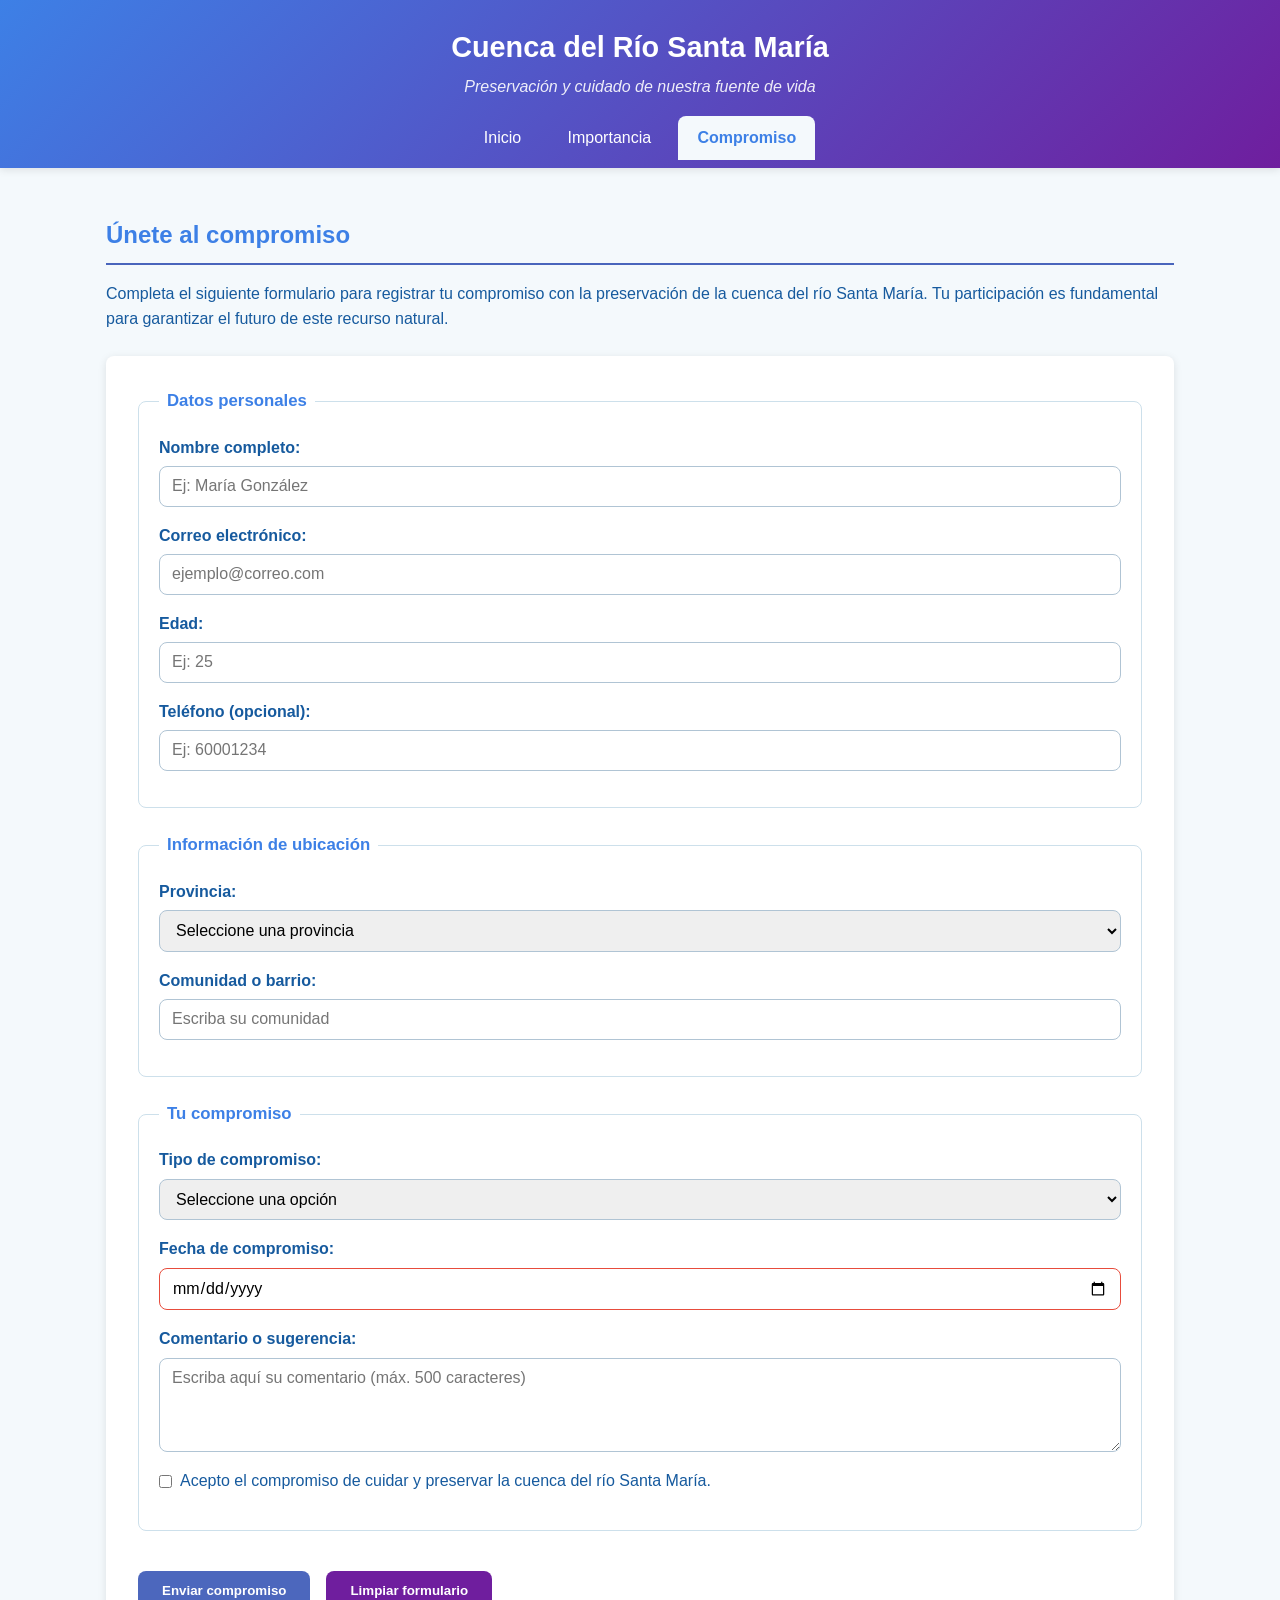
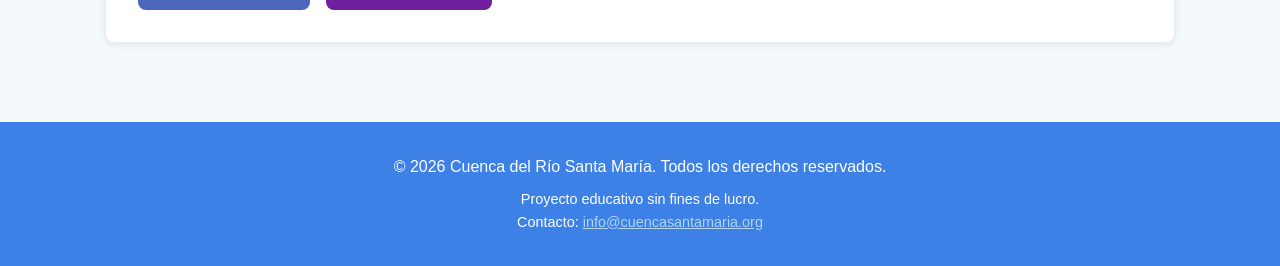
<file: compromiso.html>
<!DOCTYPE html>
<html lang="es">

<head>
    <meta charset="UTF-8">
    <meta name="viewport">
    <meta name="description" content="Formulario de compromiso para la preservación de la cuenca del río Santa María.">
    <meta name="author" content="Tu Nombre">
    <link rel="icon" href="icono.png" type="image/png">
    <link rel="stylesheet" href="estilos.css">
    <title>Compromiso | Cuenca del Río Santa María</title>
</head>

<body>
    <header class="encabezado">
        <div class="contenedor">
            <h1>Cuenca del Río Santa María</h1>
            <p class="subtitulo">Preservación y cuidado de nuestra fuente de vida</p>
        </div>
        <nav class="navegacion" aria-label="Navegación principal">
            <ul>
                <li><a href="index.html">Inicio</a></li>
                <li><a href="importancia.html">Importancia</a></li>
                <li><a href="compromiso.html" class="activo">Compromiso</a></li>
            </ul>
        </nav>
    </header>

    <main>
        <section class="contenido">
            <div class="contenedor">
                <h2>Únete al compromiso</h2>
                <p>
                    Completa el siguiente formulario para registrar tu compromiso con la
                    preservación de la cuenca del río Santa María. Tu participación es
                    fundamental para garantizar el futuro de este recurso natural.
                </p>

                <form action="" method="post" class="formulario" novalidate>
                    <fieldset>
                        <legend>Datos personales</legend>

                        <div class="campo">
                            <label for="nombre">Nombre completo:</label>
                            <input type="text" id="nombre" name="nombre" placeholder="Ej: María González" required
                                minlength="3" maxlength="80" autocomplete="name">
                        </div>

                        <div class="campo">
                            <label for="correo">Correo electrónico:</label>
                            <input type="email" id="correo" name="correo" placeholder="ejemplo@correo.com" required
                                autocomplete="email">
                        </div>

                        <div class="campo">
                            <label for="edad">Edad:</label>
                            <input type="number" id="edad" name="edad" min="12" max="120" required placeholder="Ej: 25">
                        </div>

                        <div class="campo">
                            <label for="telefono">Teléfono (opcional):</label>
                            <input type="tel" id="telefono" name="telefono" pattern="[0-9]{8,15}"
                                placeholder="Ej: 60001234" title="Ingrese entre 8 y 15 dígitos">
                        </div>
                    </fieldset>

                    <fieldset>
                        <legend>Información de ubicación</legend>

                        <div class="campo">
                            <label for="provincia">Provincia:</label>
                            <select id="provincia" name="provincia" required>
                                <option value="">Seleccione una provincia</option>
                                <option value="veraguas">Veraguas</option>
                                <option value="herrera">Herrera</option>
                                <option value="los_santos">Los Santos</option>
                                <option value="colon">Colón</option>
                                <option value="otra">Otra</option>
                            </select>
                        </div>

                        <div class="campo">
                            <label for="comunidad">Comunidad o barrio:</label>
                            <input type="text" id="comunidad" name="comunidad" list="comunidades"
                                placeholder="Escriba su comunidad" required>
                            <datalist id="comunidades">
                                <option value="Santa María">
                                <option value="San Francisco">
                                <option value="El Potrero">
                                <option value="La Mesa">
                                <option value="Los Valles">
                            </datalist>
                        </div>
                    </fieldset>

                    <fieldset>
                        <legend>Tu compromiso</legend>

                        <div class="campo">
                            <label for="tipo_compromiso">Tipo de compromiso:</label>
                            <select id="tipo_compromiso" name="tipo_compromiso" required>
                                <option value="">Seleccione una opción</option>
                                <option value="limpieza">Participar en jornadas de limpieza</option>
                                <option value="educacion">Educar a otros sobre el cuidado del agua</option>
                                <option value="ahorro">Ahorrar agua en mi hogar</option>
                                <option value="denuncia">Denunciar actividades contaminantes</option>
                                <option value="voluntariado">Ser voluntario ambiental</option>
                            </select>
                        </div>

                        <div class="campo">
                            <label for="fecha">Fecha de compromiso:</label>
                            <input type="date" id="fecha" name="fecha" required>
                        </div>

                        <div class="campo">
                            <label for="comentario">Comentario o sugerencia:</label>
                            <textarea id="comentario" name="comentario" rows="4" cols="40" maxlength="500"
                                placeholder="Escriba aquí su comentario (máx. 500 caracteres)"></textarea>
                        </div>

                        <div class="campo checkbox">
                            <input type="checkbox" id="acepto" name="acepto" required>
                            <label for="acepto">
                                Acepto el compromiso de cuidar y preservar la cuenca del río Santa María.
                            </label>
                        </div>
                    </fieldset>

                    <div class="acciones">
                        <button type="submit" class="boton">Enviar compromiso</button>
                        <button type="reset" class="boton secundario">Limpiar formulario</button>
                    </div>
                </form>
            </div>
        </section>
    </main>

    <footer class="pie">
        <div class="contenedor">
            <p>&copy; 2026 Cuenca del Río Santa María. Todos los derechos reservados.</p>
            <address>
                Proyecto educativo sin fines de lucro.<br>
                Contacto: <a href="mailto:info@cuencasantamaria.org">info@cuencasantamaria.org</a>
            </address>
        </div>
    </footer>
</body>

</html>
</file>
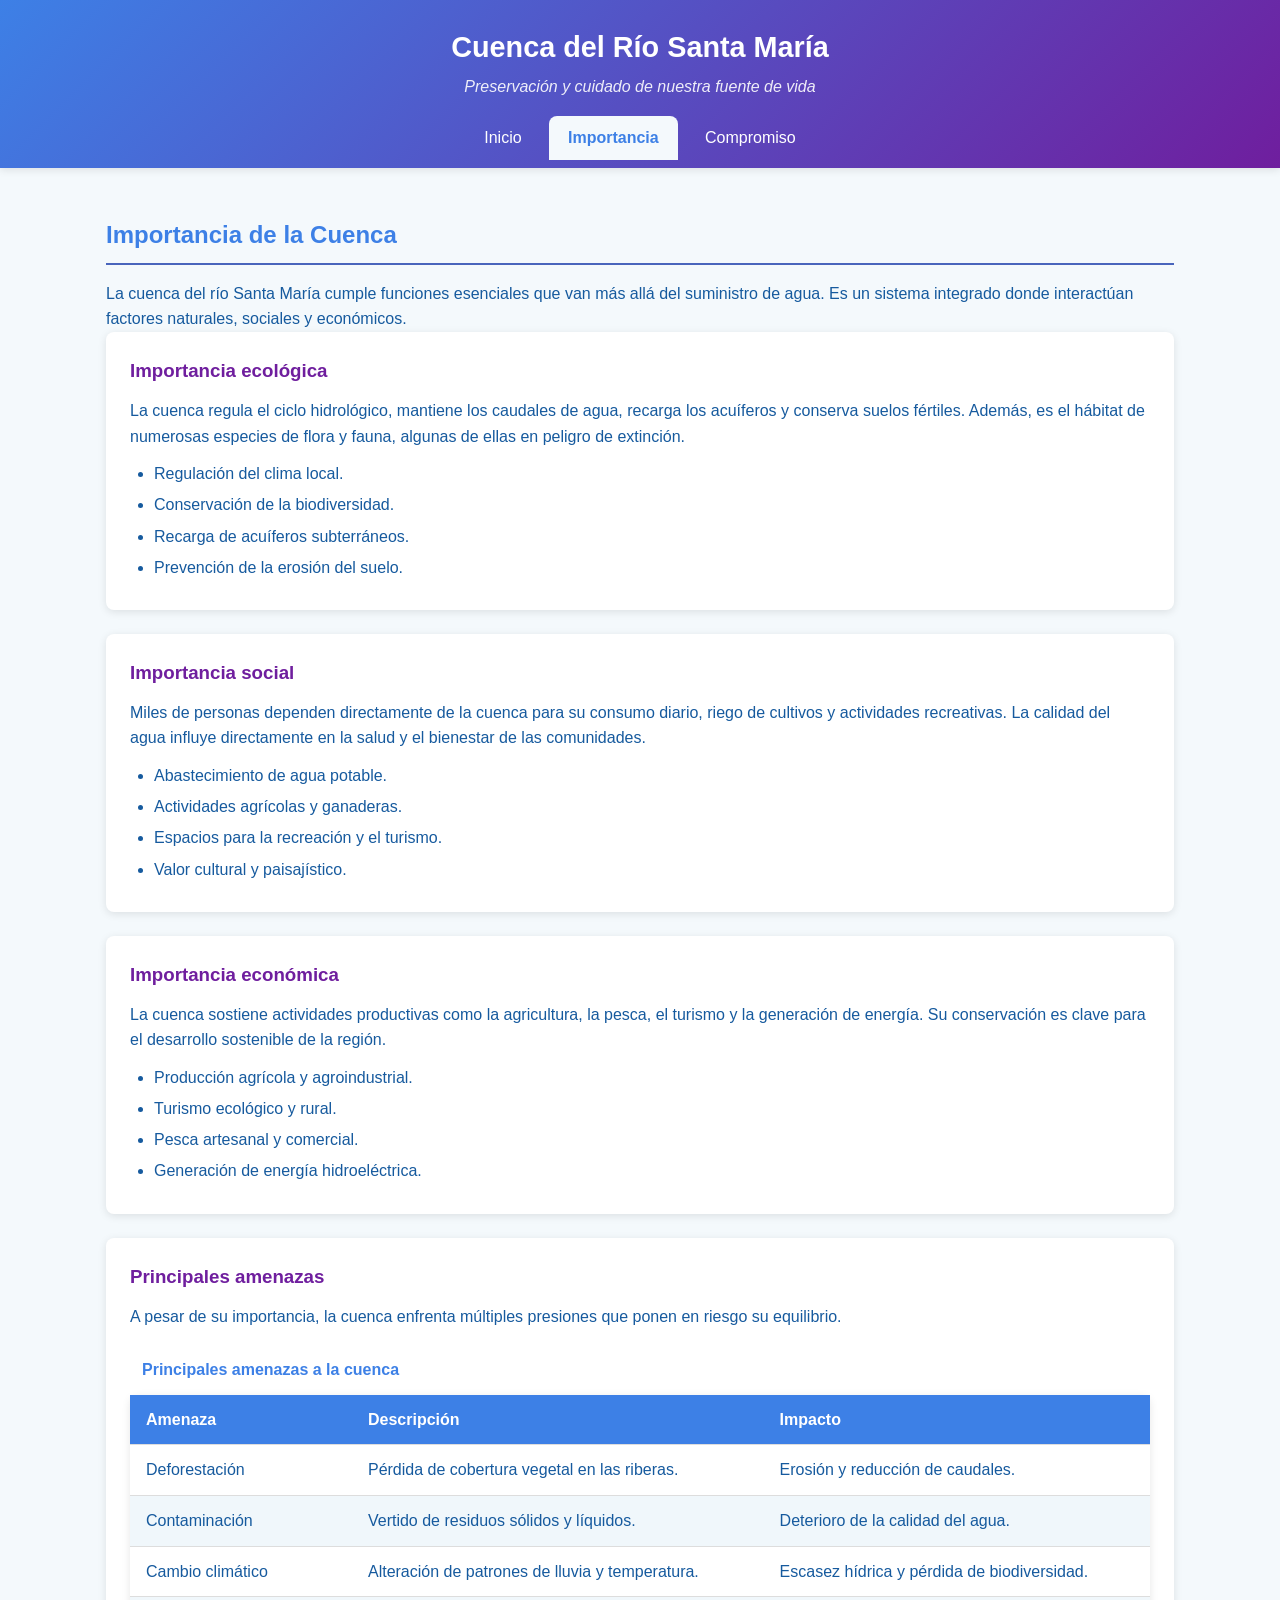
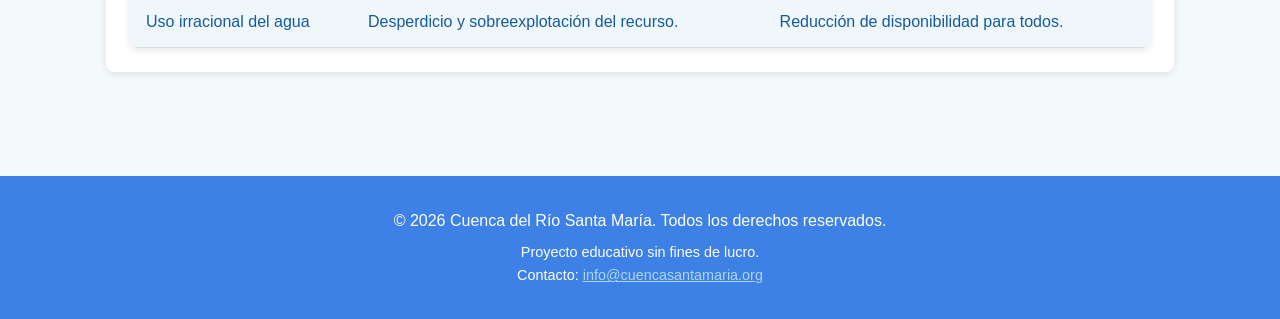
<file: importancia.html>
<!DOCTYPE html>
<html lang="es">

<head>
    <meta charset="UTF-8">
    <meta name="viewport">
    <meta name="description" content="Importancia ecológica, social y económica de la cuenca del río Santa María.">
    <meta name="author" content="Tu Nombre">
    <link rel="icon" href="icono.png" type="png">
    <link rel="stylesheet" href="estilos.css">
    <title>Importancia | Cuenca del Río Santa María</title>
</head>

<body>
    <header class="encabezado">
        <div class="contenedor">
            <h1>Cuenca del Río Santa María</h1>
            <p class="subtitulo">Preservación y cuidado de nuestra fuente de vida</p>
        </div>
        <nav class="navegacion" aria-label="Navegación principal">
            <ul>
                <li><a href="index.html">Inicio</a></li>
                <li><a href="importancia.html" class="activo">Importancia</a></li>
                <li><a href="compromiso.html">Compromiso</a></li>
            </ul>
        </nav>
    </header>

    <main>
        <section class="contenido">
            <div class="contenedor">
                <h2>Importancia de la Cuenca</h2>
                <p>
                    La cuenca del río Santa María cumple funciones esenciales que van más allá
                    del suministro de agua. Es un sistema integrado donde interactúan factores
                    naturales, sociales y económicos.
                </p>

                <section class="bloque">
                    <h3>Importancia ecológica</h3>
                    <p>
                        La cuenca regula el ciclo hidrológico, mantiene los caudales de agua,
                        recarga los acuíferos y conserva suelos fértiles. Además, es el hábitat
                        de numerosas especies de flora y fauna, algunas de ellas en peligro de extinción.
                    </p>
                    <ul>
                        <li>Regulación del clima local.</li>
                        <li>Conservación de la biodiversidad.</li>
                        <li>Recarga de acuíferos subterráneos.</li>
                        <li>Prevención de la erosión del suelo.</li>
                    </ul>
                </section>

                <section class="bloque">
                    <h3>Importancia social</h3>
                    <p>
                        Miles de personas dependen directamente de la cuenca para su consumo diario,
                        riego de cultivos y actividades recreativas. La calidad del agua influye
                        directamente en la salud y el bienestar de las comunidades.
                    </p>
                    <ul>
                        <li>Abastecimiento de agua potable.</li>
                        <li>Actividades agrícolas y ganaderas.</li>
                        <li>Espacios para la recreación y el turismo.</li>
                        <li>Valor cultural y paisajístico.</li>
                    </ul>
                </section>

                <section class="bloque">
                    <h3>Importancia económica</h3>
                    <p>
                        La cuenca sostiene actividades productivas como la agricultura, la pesca,
                        el turismo y la generación de energía. Su conservación es clave para el
                        desarrollo sostenible de la región.
                    </p>
                    <ul>
                        <li>Producción agrícola y agroindustrial.</li>
                        <li>Turismo ecológico y rural.</li>
                        <li>Pesca artesanal y comercial.</li>
                        <li>Generación de energía hidroeléctrica.</li>
                    </ul>
                </section>

                <section class="bloque">
                    <h3>Principales amenazas</h3>
                    <p>
                        A pesar de su importancia, la cuenca enfrenta múltiples presiones que
                        ponen en riesgo su equilibrio.
                    </p>
                    <table>
                        <caption>Principales amenazas a la cuenca</caption>
                        <thead>
                            <tr>
                                <th>Amenaza</th>
                                <th>Descripción</th>
                                <th>Impacto</th>
                            </tr>
                        </thead>
                        <tbody>
                            <tr>
                                <td>Deforestación</td>
                                <td>Pérdida de cobertura vegetal en las riberas.</td>
                                <td>Erosión y reducción de caudales.</td>
                            </tr>
                            <tr>
                                <td>Contaminación</td>
                                <td>Vertido de residuos sólidos y líquidos.</td>
                                <td>Deterioro de la calidad del agua.</td>
                            </tr>
                            <tr>
                                <td>Cambio climático</td>
                                <td>Alteración de patrones de lluvia y temperatura.</td>
                                <td>Escasez hídrica y pérdida de biodiversidad.</td>
                            </tr>
                            <tr>
                                <td>Uso irracional del agua</td>
                                <td>Desperdicio y sobreexplotación del recurso.</td>
                                <td>Reducción de disponibilidad para todos.</td>
                            </tr>
                        </tbody>
                    </table>
                </section>
            </div>
        </section>
    </main>

    <footer class="pie">
        <div class="contenedor">
            <p>&copy; 2026 Cuenca del Río Santa María. Todos los derechos reservados.</p>
            <address>
                Proyecto educativo sin fines de lucro.<br>
                Contacto: <a href="mailto:info@cuencasantamaria.org">info@cuencasantamaria.org</a>
            </address>
        </div>
    </footer>
</body>

</html>
</file>
<file: estilos.css>
/* ============================================
   RESET Y VARIABLES
   ============================================ */
* {
    margin: 0;
    padding: 0;
    box-sizing: border-box;
}

:root {
    --color-primario: #3d80e6;
    --color-secundario: #6f1e9e;
    --color-acento: #0c30a5bb;
    --color-fondo: #f4f9fc;
    --color-texto: #165a9e;
    --color-blanco: #ffffff;
    --sombra: 0 2px 8px rgba(0, 0, 0, 0.1);
    --radio: 8px;
    --transicion: 0.3s ease;
}

body {
    font-family: "Segoe UI", Roboto, "Helvetica Neue", Arial, sans-serif;
    background-color: var(--color-fondo);
    color: var(--color-texto);
    line-height: 1.6;
}

.contenedor {
    width: 90%;
    max-width: 1100px;
    margin: 0 auto;
    padding: 0 1rem;
}

/* ============================================
   ENCABEZADO Y NAVEGACIÓN
   ============================================ */
.encabezado {
    background: linear-gradient(135deg, var(--color-primario), var(--color-secundario));
    color: var(--color-blanco);
    padding: 1.5rem 0 0;
    box-shadow: var(--sombra);
}

.encabezado h1 {
    font-size: 1.8rem;
    text-align: center;
    margin-bottom: 0.25rem;
}

.subtitulo {
    text-align: center;
    font-style: italic;
    opacity: 0.9;
    margin-bottom: 1rem;
}

.navegacion ul {
    list-style: none;
    display: flex;
    justify-content: center;
    flex-wrap: wrap;
    gap: 0.5rem;
    padding-bottom: 0.5rem;
}

.navegacion a {
    display: block;
    padding: 0.6rem 1.2rem;
    color: var(--color-blanco);
    text-decoration: none;
    border-radius: var(--radio) var(--radio) 0 0;
    transition: background-color var(--transicion);
    font-weight: 500;
}

.navegacion a:hover,
.navegacion a:focus {
    background-color: rgba(255, 255, 255, 0.2);
}

.navegacion a.activo {
    background-color: var(--color-fondo);
    color: var(--color-primario);
    font-weight: 700;
}

/* ============================================
   SECCIÓN HERO
   ============================================ */
.hero {
    background: linear-gradient(rgba(26, 82, 118, 0.85), rgba(46, 134, 193, 0.85)),
        url("../img/cuenca.jpg") center/cover no-repeat;
    color: var(--color-blanco);
    padding: 4rem 0;
    text-align: center;
}

.hero h2 {
    font-size: 2rem;
    margin-bottom: 1rem;
}

.hero p {
    max-width: 700px;
    margin: 0 auto 1rem;
    font-size: 1.05rem;
}

.boton {
    display: inline-block;
    background-color: var(--color-acento);
    color: var(--color-blanco);
    padding: 0.75rem 1.5rem;
    border: none;
    border-radius: var(--radio);
    text-decoration: none;
    font-weight: 600;
    cursor: pointer;
    transition: background-color var(--transicion), transform var(--transicion);
    margin-top: 1rem;
}

.boton:hover,
.boton:focus {
    background-color: #1e8449;
    transform: translateY(-2px);
}

.boton.secundario {
    background-color: var(--color-secundario);
}

.boton.secundario:hover,
.boton.secundario:focus {
    background-color: var(--color-primario);
}

/* ============================================
   TARJETAS CON CSS GRID (TEMA INTEGRADO)
   ============================================ */
.tarjetas {
    padding: 3rem 0;
    background-color: var(--color-blanco);
}

.grid-tarjetas {
    display: grid;
    grid-template-columns: repeat(auto-fit, minmax(280px, 1fr));
    gap: 1.5rem;
    margin-top: 1.5rem;
}

.tarjeta {
    background-color: var(--color-fondo);
    padding: 1.5rem;
    border-radius: var(--radio);
    border-left: 4px solid var(--color-acento);
    box-shadow: var(--sombra);
    transition: transform var(--transicion);
}

.tarjeta:hover {
    transform: translateY(-4px);
}

.tarjeta h3 {
    color: var(--color-primario);
    margin-bottom: 0.75rem;
}

/* ============================================
   GALERÍA CON CSS GRID
   ============================================ */
.galeria {
    padding: 3rem 0;
}

.galeria h2 {
    text-align: center;
    color: var(--color-primario);
    margin-bottom: 1.5rem;
}

.grid-galeria {
    display: grid;
    grid-template-columns: repeat(auto-fit, minmax(250px, 1fr));
    gap: 1rem;
}

.grid-galeria figure {
    background-color: var(--color-blanco);
    border-radius: var(--radio);
    overflow: hidden;
    box-shadow: var(--sombra);
}

.grid-galeria img {
    width: 100%;
    height: 220px;
    object-fit: cover;
    display: block;
}

.grid-galeria figcaption {
    padding: 0.75rem;
    text-align: center;
    font-size: 0.9rem;
    color: var(--color-texto);
    font-style: italic;
}

/* ============================================
   ASIDE / DATO CURIOSO
   ============================================ */
.dato-curioso {
    background-color: #eaf4f8;
    padding: 2rem 0;
    border-top: 3px solid var(--color-secundario);
    border-bottom: 3px solid var(--color-secundario);
}

.dato-curioso h2 {
    color: var(--color-primario);
    margin-bottom: 0.75rem;
}

.dato-curioso details {
    margin-top: 1rem;
    background-color: var(--color-blanco);
    padding: 1rem;
    border-radius: var(--radio);
}

.dato-curioso summary {
    cursor: pointer;
    font-weight: 600;
    color: var(--color-secundario);
}

.dato-curioso ul {
    margin-top: 0.75rem;
    padding-left: 1.5rem;
}

/* ============================================
   CONTENIDO GENERAL
   ============================================ */
.contenido {
    padding: 3rem 0;
}

.contenido h2 {
    color: var(--color-primario);
    margin-bottom: 1rem;
    border-bottom: 2px solid var(--color-acento);
    padding-bottom: 0.5rem;
}

.bloque {
    background-color: var(--color-blanco);
    padding: 1.5rem;
    border-radius: var(--radio);
    box-shadow: var(--sombra);
    margin-bottom: 1.5rem;
}

.bloque h3 {
    color: var(--color-secundario);
    margin-bottom: 0.75rem;
}

.bloque ul {
    margin-top: 0.75rem;
    padding-left: 1.5rem;
}

.bloque li {
    margin-bottom: 0.35rem;
}

/* ============================================
   TABLAS
   ============================================ */
table {
    width: 100%;
    border-collapse: collapse;
    margin-top: 1rem;
    background-color: var(--color-blanco);
    border-radius: var(--radio);
    overflow: hidden;
    box-shadow: var(--sombra);
}

caption {
    font-weight: 700;
    padding: 0.75rem;
    color: var(--color-primario);
    text-align: left;
}

th,
td {
    padding: 0.75rem 1rem;
    text-align: left;
    border-bottom: 1px solid #ddd;
}

thead th {
    background-color: var(--color-primario);
    color: var(--color-blanco);
}

tbody tr:nth-child(even) {
    background-color: #f0f7fb;
}

tbody tr:hover {
    background-color: #d6ebf5;
}

/* ============================================
   FORMULARIO
   ============================================ */
.formulario {
    background-color: var(--color-blanco);
    padding: 2rem;
    border-radius: var(--radio);
    box-shadow: var(--sombra);
    margin-top: 1.5rem;
}

fieldset {
    border: 1px solid #cde0eb;
    border-radius: var(--radio);
    padding: 1.25rem;
    margin-bottom: 1.5rem;
}

legend {
    font-weight: 700;
    color: var(--color-primario);
    padding: 0 0.5rem;
    font-size: 1.05rem;
}

.campo {
    margin-bottom: 1rem;
    display: flex;
    flex-direction: column;
}

.campo label {
    font-weight: 600;
    margin-bottom: 0.35rem;
    color: var(--color-texto);
}

.campo input,
.campo select,
.campo textarea {
    padding: 0.65rem 0.75rem;
    border: 1px solid #b0c4d4;
    border-radius: var(--radio);
    font-size: 1rem;
    font-family: inherit;
    transition: border-color var(--transicion), box-shadow var(--transicion);
}

.campo input:focus,
.campo select:focus,
.campo textarea:focus {
    outline: none;
    border-color: var(--color-secundario);
    box-shadow: 0 0 0 3px rgba(46, 134, 193, 0.2);
}

.campo input:required:invalid:not(:placeholder-shown) {
    border-color: #e74c3c;
}

.campo input:required:valid:not(:placeholder-shown) {
    border-color: var(--color-acento);
}

.campo.checkbox {
    flex-direction: row;
    align-items: center;
    gap: 0.5rem;
}

.campo.checkbox input {
    width: auto;
}

.campo.checkbox label {
    margin-bottom: 0;
    font-weight: 400;
}

.acciones {
    display: flex;
    gap: 1rem;
    flex-wrap: wrap;
    margin-top: 1rem;
}

/* ============================================
   PIE DE PÁGINA
   ============================================ */
.pie {
    background-color: var(--color-primario);
    color: var(--color-blanco);
    padding: 2rem 0;
    text-align: center;
    margin-top: 2rem;
}

.pie a {
    color: #aed6f1;
}

.pie address {
    font-style: normal;
    margin-top: 0.5rem;
    font-size: 0.9rem;
}

/* ============================================
   DISEÑO ADAPTABLE (RESPONSIVE)
   ============================================ */
@media (max-width: 768px) {
    .encabezado h1 {
        font-size: 1.4rem;
    }

    .hero h2 {
        font-size: 1.5rem;
    }

    .hero {
        padding: 2.5rem 0;
    }

    .navegacion ul {
        flex-direction: column;
        align-items: center;
    }

    .navegacion a {
        border-radius: var(--radio);
        width: 100%;
        text-align: center;
    }

    .formulario {
        padding: 1.25rem;
    }

    .acciones {
        flex-direction: column;
    }

    .acciones .boton {
        width: 100%;
        text-align: center;
    }

    table {
        font-size: 0.85rem;
    }

    th,
    td {
        padding: 0.5rem;
    }
}

@media (max-width: 480px) {
    .contenedor {
        width: 95%;
        padding: 0 0.5rem;
    }

    .encabezado h1 {
        font-size: 1.2rem;
    }

    .grid-tarjetas,
    .grid-galeria {
        grid-template-columns: 1fr;
    }
}
</file>
